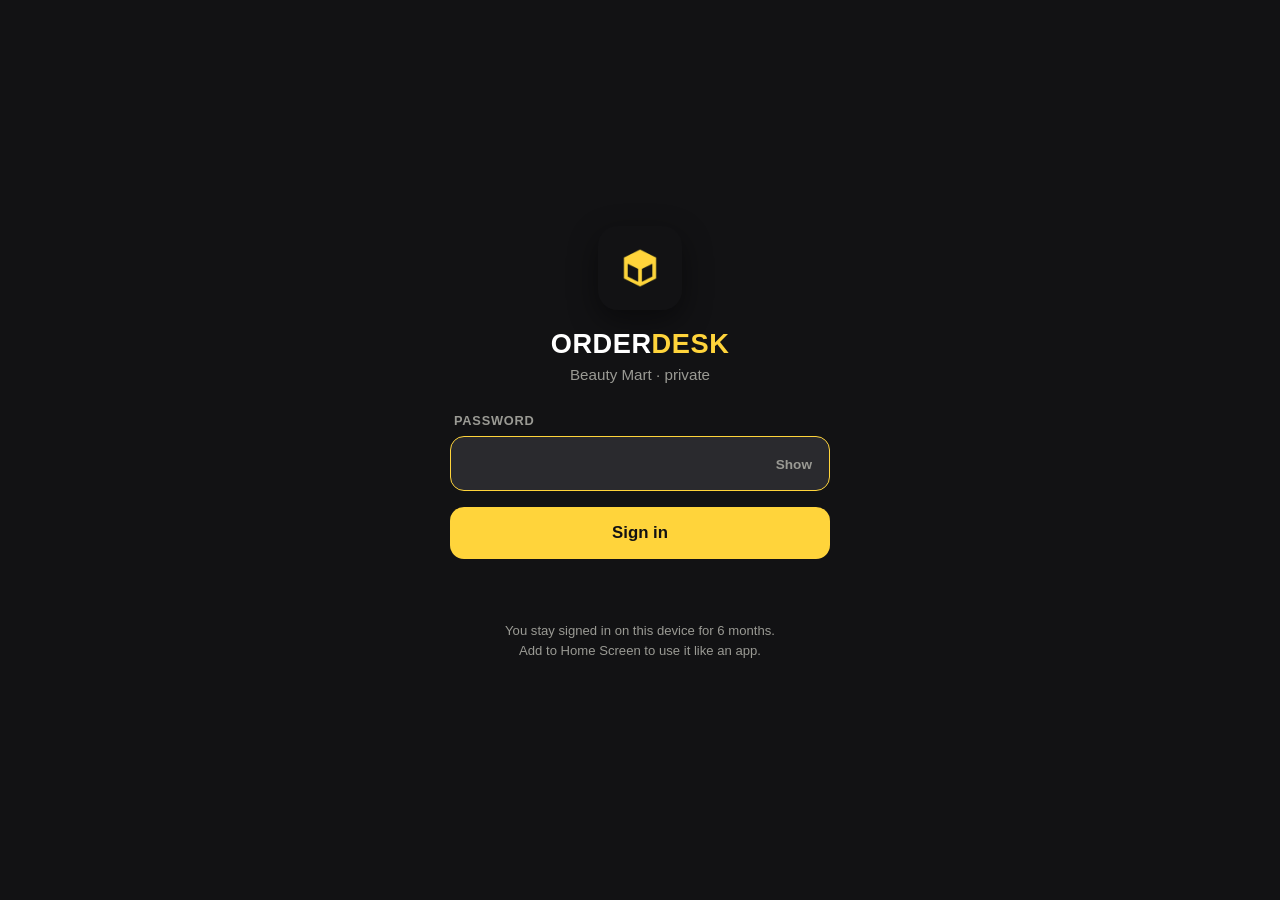
<file: login/index.html>
<!doctype html>
<html lang="en-IN">
<head>
<meta charset="utf-8">
<meta name="viewport" content="width=device-width, initial-scale=1, viewport-fit=cover">
<meta name="robots" content="noindex, nofollow">
<meta name="theme-color" content="#121214">
<meta name="apple-mobile-web-app-capable" content="yes">
<meta name="mobile-web-app-capable" content="yes">
<meta name="apple-mobile-web-app-status-bar-style" content="black-translucent">
<meta name="apple-mobile-web-app-title" content="Order Desk">
<link rel="manifest" href="/manifest.webmanifest">
<link rel="apple-touch-icon" href="/icons/apple-touch-icon.png">
<link rel="icon" type="image/png" href="/icons/icon-192.png">
<title>Sign in · Order Desk</title>
<style>
:root{--ink:#121214;--ink2:#2A2A2E;--hi:#FFD43B;--muted:#9A9A94;--bad:#FF6B5E;--ui:-apple-system,BlinkMacSystemFont,"SF Pro Text","Segoe UI",Roboto,sans-serif}
*{box-sizing:border-box}html,body{margin:0;height:100%}
body{background:var(--ink);color:#fff;font-family:var(--ui);-webkit-font-smoothing:antialiased;display:flex;align-items:center;justify-content:center;
  padding:max(24px,env(safe-area-inset-top)) max(20px,env(safe-area-inset-right)) max(24px,env(safe-area-inset-bottom)) max(20px,env(safe-area-inset-left))}
.box{width:100%;max-width:380px;text-align:center}
.icon{width:84px;height:84px;border-radius:20px;display:block;margin:0 auto 18px;box-shadow:0 10px 30px rgba(0,0,0,.45)}
h1{font-size:1.7rem;font-weight:800;letter-spacing:.02em;margin:0}
h1 b{color:var(--hi)}
.sub{color:var(--muted);margin:6px 0 30px;font-size:.95rem}
label{display:block;text-align:left;font-size:.8rem;font-weight:700;color:var(--muted);margin:0 0 8px 4px;text-transform:uppercase;letter-spacing:.06em}
.field{position:relative}
input{width:100%;font:inherit;font-size:1.1rem;padding:16px 56px 16px 16px;border-radius:14px;border:1.5px solid #3A3A40;background:var(--ink2);color:#fff;outline:none;-webkit-appearance:none}
input:focus{border-color:var(--hi)}
.eye{position:absolute;right:8px;top:50%;transform:translateY(-50%);background:none;border:0;color:var(--muted);font-size:.85rem;font-weight:700;padding:10px}
button.go{width:100%;margin-top:16px;padding:16px;border:0;border-radius:14px;background:var(--hi);color:var(--ink);font:inherit;font-size:1.05rem;font-weight:800}
button.go:active{transform:scale(.98)}
button.go[disabled]{opacity:.6}
.err{color:var(--bad);font-weight:700;min-height:1.4em;margin:14px 0 0}
.note{color:var(--muted);font-size:.82rem;margin-top:26px;line-height:1.5}
</style>
</head>
<body>
<main class="box">
  <img class="icon" src="/icons/icon-192.png" alt="">
  <h1>ORDER<b>DESK</b></h1>
  <p class="sub">Beauty Mart · private</p>
  <form id="f" autocomplete="on">
    <input type="text" name="username" value="admin" autocomplete="username" hidden>
    <label for="pw">Password</label>
    <div class="field"><input id="pw" name="password" type="password" autocomplete="current-password" required autofocus><button class="eye" type="button" id="eye">Show</button></div>
    <button class="go" id="go" type="submit">Sign in</button>
    <p class="err" id="err" role="alert"></p>
  </form>
  <p class="note">You stay signed in on this device for 6 months.<br>Add to Home Screen to use it like an app.</p>
</main>
<script>
var f=document.getElementById("f"),pw=document.getElementById("pw"),err=document.getElementById("err"),go=document.getElementById("go");
document.getElementById("eye").onclick=function(){var s=pw.type==="password";pw.type=s?"text":"password";this.textContent=s?"Hide":"Show";pw.focus();};
f.onsubmit=function(e){e.preventDefault();err.textContent="";go.disabled=true;go.textContent="Signing in…";
  fetch("/api/login",{method:"POST",headers:{"Content-Type":"application/json"},credentials:"same-origin",body:JSON.stringify({password:pw.value})})
  .then(function(r){return r.json().then(function(j){return {ok:r.ok,j:j};});})
  .then(function(x){if(x.ok&&x.j.ok){var n=new URLSearchParams(location.search).get("next")||"/";if(!/^\/(?!\/)/.test(n))n="/";location.replace(n);}
    else{err.textContent=(x.j&&x.j.error)||"Could not sign in";go.disabled=false;go.textContent="Sign in";pw.select();}})
  .catch(function(){err.textContent="No internet connection. Please try again.";go.disabled=false;go.textContent="Sign in";});
};
</script>
</body>
</html>
</file>
